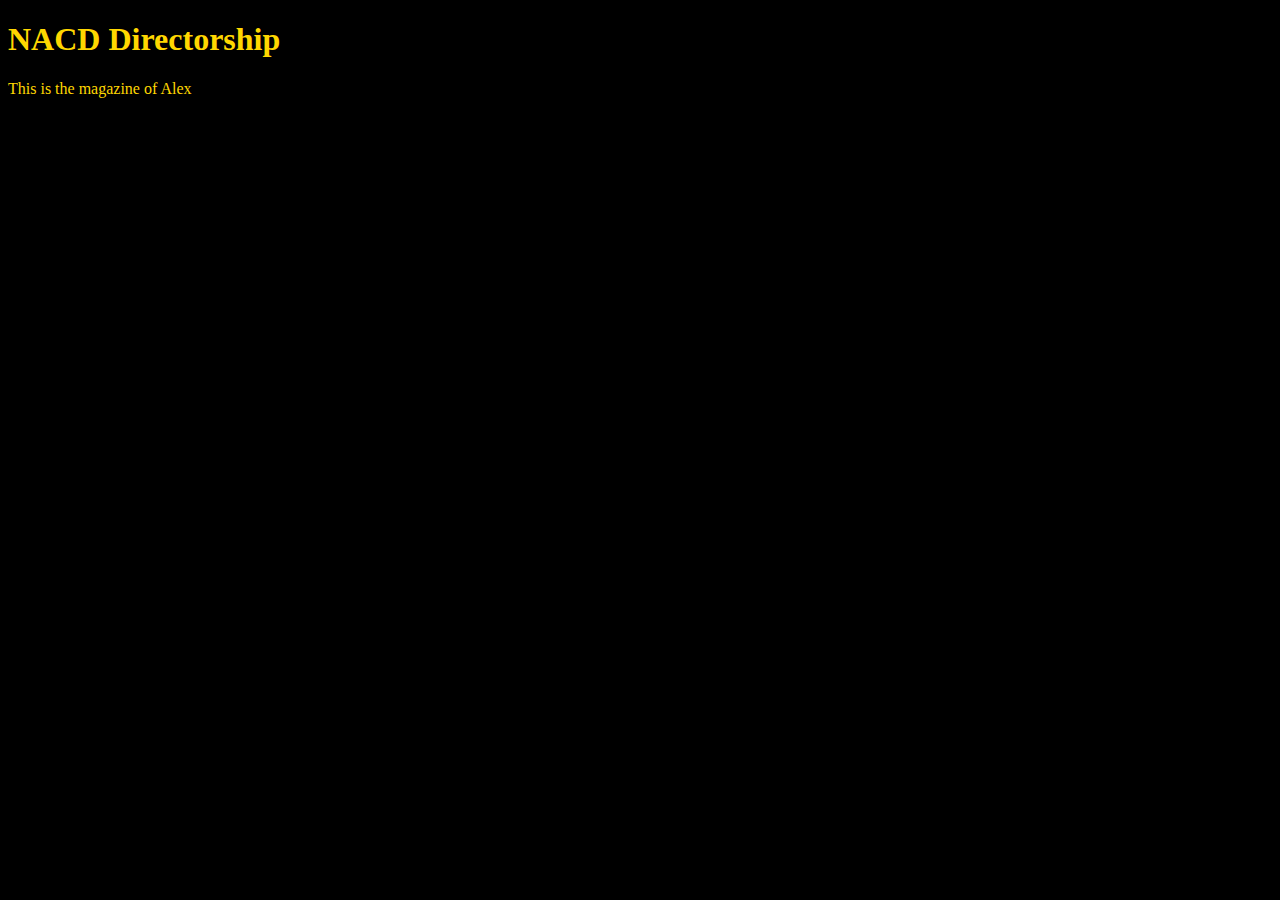
<file: unit_1/index.html>
<!DOCTYPE html>
<html>
<head>
	<link rel="stylesheet" type="text/css" href="css/style.css">
	<title>NACD Directorship Magazine</title>
</head>
<body>
	<h1>NACD Directorship</h1>
	<p>This is the magazine of Alex</p>
</body>
</html>
</file>
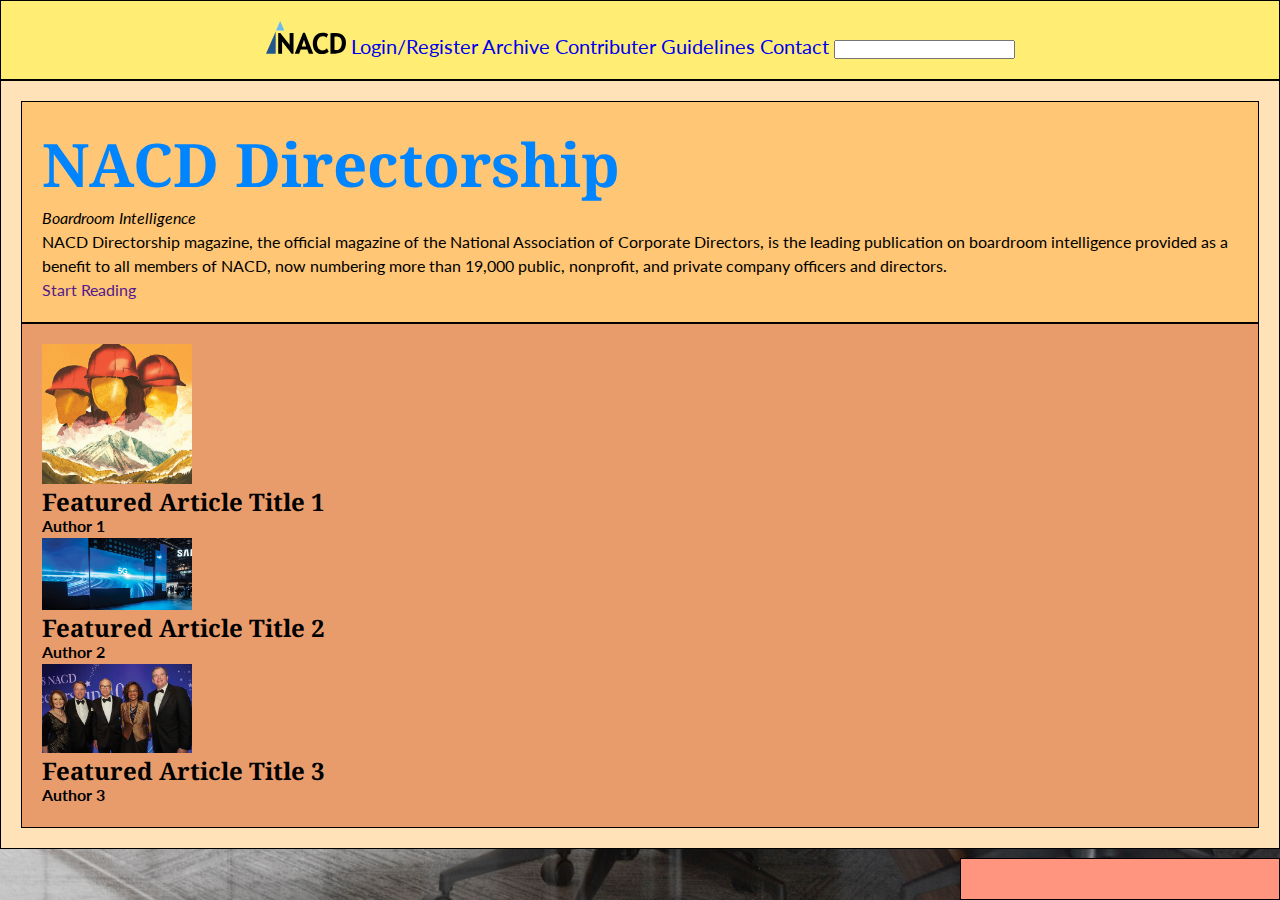
<file: unit_5/index.html>
<!DOCTYPE html>
<html>


<head>
	<link rel="stylesheet" type="text/css" href="css/style.css">
	<link rel="stylesheet" href="https://use.fontawesome.com/releases/v5.8.1/css/all.css" integrity="sha384-50oBUHEmvpQ+1lW4y57PTFmhCaXp0ML5d60M1M7uH2+nqUivzIebhndOJK28anvf" crossorigin="anonymous">
	<title>NACD Directorship Magazine</title>
</head>


<body id="intro">
 	<header class="nav">
		<img id="logo" src="images/nacd_logo.svg" alt="NACD Logo" title="NACD Logo">
  			<a href="#">Login/Register</a>
  			<a href="#">Archive</a>
  			<a href="#">Contributer Guidelines</a>
  			<a href="#">Contact</a>
		<input type="search" name="My Search Bar">
	</header>

	<main>
		<section>
			<h1>NACD Directorship</h1>
			<p id="slogan">Boardroom Intelligence</p>
			<p>NACD Directorship magazine, the official magazine of the National Association of Corporate Directors, is the leading publication on boardroom intelligence provided as a benefit to all members of NACD, now numbering more than 19,000 public, nonprofit, and private company officers and directors.</p>
			<a href="">Start Reading</a>
		</section>
		
		<aside>
			<article id="article_1">
				<img src="images/cover story.jpg" alt="Empty Meeting Room" title="Boardroom">
				<h2>Featured Article Title 1</h2>
				<h4>Author 1</h4>
			</article>
			<article id="article_2">
				<img src="images/5G.jpg" alt="Empty Meeting Room" title="Boardroom">
				<h2>Featured Article Title 2</h2>
				<h4>Author 2</h4>
			</article>
			<article id="article_3">
				<img src="images/D100.jpg" alt="Empty Meeting Room" title="Boardroom">
				<h2>Featured Article Title 3</h2>
				<h4>Author 3</h4>
			</article>
		</aside>
	</main>

	<footer>
		<ul>
   			<li><a target="_blank" href="your_url_here"><i class="fab fa-youtube-square"></i></li>
  			<li><a target="_blank" href="your_url_here"><i class="fab fa-facebook-square"></i></li>
   			<li><a target="_blank" href="your_url_here"><i class="fab fa-twitter-square"></i></li>
   			<li><a target="_blank" href="your_url_here"><i class="fab fa-linkedin"></i></li>
		</ul>
	</footer>

</body>
</html>
</file>
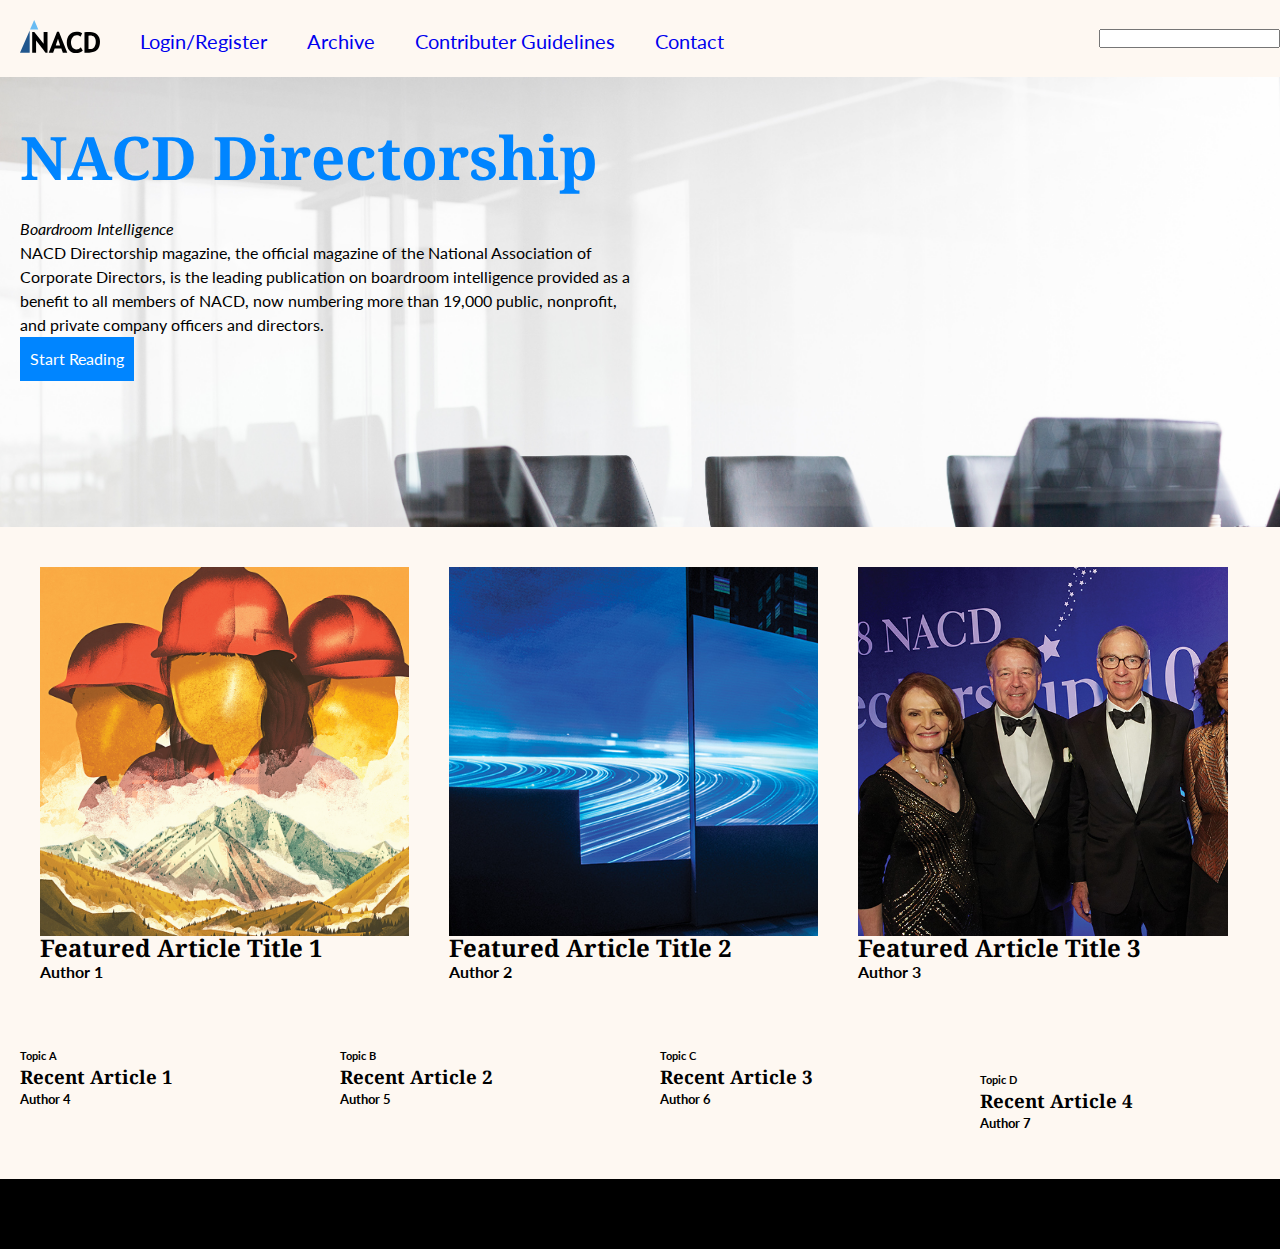
<file: unit_6/index.html>
<!DOCTYPE html>
<html>


<head>
	<link rel="stylesheet" type="text/css" href="css/style.css">
	<link rel="stylesheet" href="https://use.fontawesome.com/releases/v5.8.1/css/all.css" integrity="sha384-50oBUHEmvpQ+1lW4y57PTFmhCaXp0ML5d60M1M7uH2+nqUivzIebhndOJK28anvf" crossorigin="anonymous">
	<title>NACD Directorship Magazine</title>
</head>


<body>
 	<header class="clearfix">
			<a><img id="logo" src="images/nacd_logo.svg" alt="NACD Logo" title="NACD Logo"></a>
			<menu>
  				<a href="#">Login/Register</a>
  				<a href="#">Archive</a>
  				<a href="#">Contributer Guidelines</a>
  				<a href="#">Contact</a>
  			</menu>
  			<div1 id="search">
			<input type="search" name="My Search Bar">
			<i class="fas fa-search"></i>
			</div1>
	</header>

	<main>
		<section id="intro">
			<div>
				<h1>NACD Directorship</h1>
				<p id="slogan">Boardroom Intelligence</p>
				<p>NACD Directorship magazine, the official magazine of the National Association of Corporate Directors, is the leading publication on boardroom intelligence provided as a benefit to all members of NACD, now numbering more than 19,000 public, nonprofit, and private company officers and directors.</p>
				<a href="">Start Reading</a>
			</div>
		</section>
		
		<aside id="feature" class="clearfix">
			<article class="featureitem" id="feature1">
				<figure>
					<img src="images/cover story.jpg" alt="Empty Meeting Room" title="Boardroom">
				</figure>
				<h2>Featured Article Title 1</h2>
				<h4>Author 1</h4>
			</article>

			<article class="featureitem" id="feature2">
				<figure>
				<img src="images/5G.jpg" alt="Empty Meeting Room" title="Boardroom">
			</figure>
				<h2>Featured Article Title 2</h2>
				<h4>Author 2</h4>
			</article>
			<article class="featureitem" id="feature3">
				<figure>
				<img src="images/D100.jpg" alt="Empty Meeting Room" title="Boardroom">
			</figure>
				<h2>Featured Article Title 3</h2>
				<h4>Author 3</h4>
			</article>
		</aside>

		<aside2 id="recent" class="clearfix">
			<article id="recent1">
				<h6>Topic A</h6>
				<h3>Recent Article 1</h3>
				<h5>Author 4</h5>
			</article>
			<article id="recent2">
				<h6>Topic B</h6>
				<h3>Recent Article 2</h3>
				<h5>Author 5</h5>
			</article>
			<article id="recent3">
				<h6>Topic C</h6>
				<h3>Recent Article 3</h3>
				<h5>Author 6</h5>
			</article>
			<article id="recent4">
				<h6>Topic D</h6>
				<h3>Recent Article 4</h3>
				<h5>Author 7</h5>
			</article>
		</aside2>
	</main>

	<footer>
   		<a target="_blank" href="your_url_here"><i class="fab fa-youtube-square"></i>
  		<a target="_blank" href="your_url_here"><i class="fab fa-facebook-square"></i>
   		<a target="_blank" href="your_url_here"><i class="fab fa-twitter-square"></i>
   		<a target="_blank" href="your_url_here"><i class="fab fa-linkedin"></i>
		
	</footer>

</body>
</html>
</file>
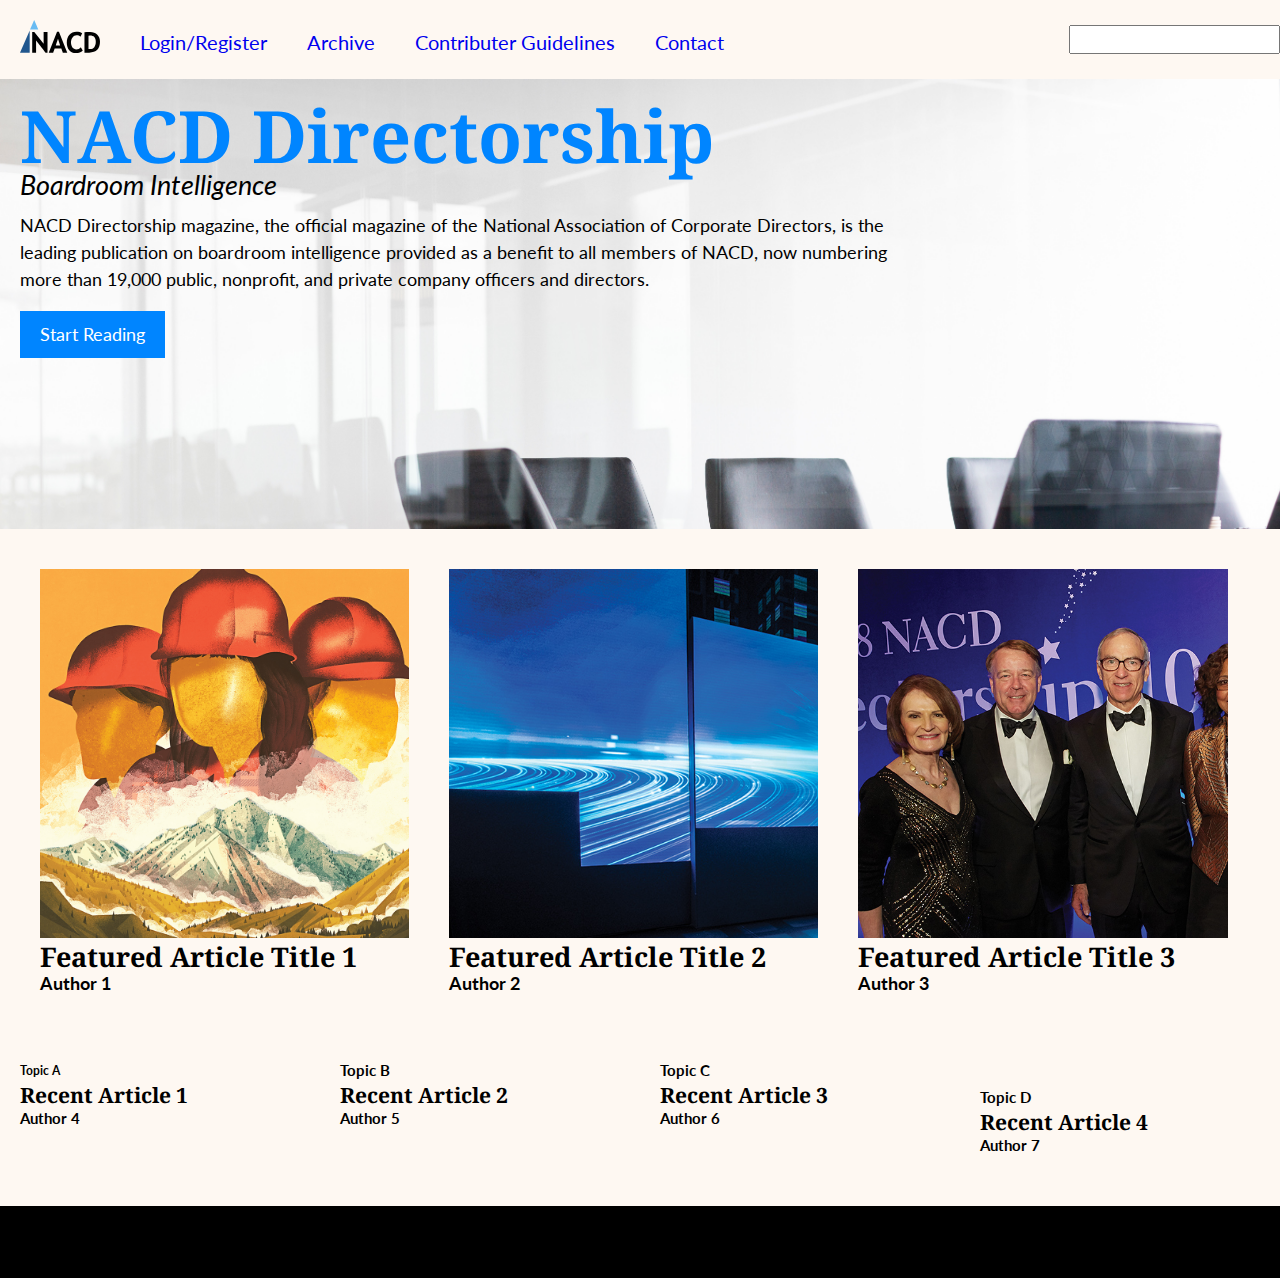
<file: unit_8/index.html>
<!DOCTYPE html>
<html>


<head>
	<link rel="stylesheet" type="text/css" href="css/style.css">
	<link rel="stylesheet" href="https://use.fontawesome.com/releases/v5.8.1/css/all.css" integrity="sha384-50oBUHEmvpQ+1lW4y57PTFmhCaXp0ML5d60M1M7uH2+nqUivzIebhndOJK28anvf" crossorigin="anonymous">
	<title>NACD Directorship Magazine</title>
	<meta name="viewport" content="width=device-width, initial-scale=1">
</head>


<body>
 	<header class="clearfix">
			<a><img id="logo" src="images/nacd_logo.svg" alt="NACD Logo" title="NACD Logo"></a>
			<menu>
  				<a href="#">Login/Register</a>
  				<a href="#">Archive</a>
  				<a href="#">Contributer Guidelines</a>
  				<a href="#">Contact</a>
  			</menu>
  			<div1 id="search">
			<input type="search" name="My Search Bar">
			<i class="fas fa-search"></i>
			</div1>
	</header>

	<main>
		<section id="intro">
			<div>
				<h1>NACD Directorship</h1>
				<p id="slogan">Boardroom Intelligence</p>
				<p>NACD Directorship magazine, the official magazine of the National Association of Corporate Directors, is the leading publication on boardroom intelligence provided as a benefit to all members of NACD, now numbering more than 19,000 public, nonprofit, and private company officers and directors.</p>
				<a href="">Start Reading</a>
			</div>
		</section>
		
		<aside id="feature" class="clearfix">
			<article class="featureitem" id="feature1">
				<figure>
					<img src="images/cover story.jpg" alt="Empty Meeting Room" title="Boardroom">
				</figure>
				<h2>Featured Article Title 1</h2>
				<h4>Author 1</h4>
			</article>

			<article class="featureitem" id="feature2">
				<figure>
				<img src="images/5G.jpg" alt="Empty Meeting Room" title="Boardroom">
			</figure>
				<h2>Featured Article Title 2</h2>
				<h4>Author 2</h4>
			</article>
			<article class="featureitem" id="feature3">
				<figure>
				<img src="images/D100.jpg" alt="Empty Meeting Room" title="Boardroom">
			</figure>
				<h2>Featured Article Title 3</h2>
				<h4>Author 3</h4>
			</article>
		</aside>

		<aside2 class="clearfix">
			<article class="recent" id="recent1">
				<h6>Topic A</h6>
				<h3>Recent Article 1</h3>
				<h5>Author 4</h5>
			</article>
			<article class="recent" id="recent2">
				<h5>Topic B</h6>
				<h3>Recent Article 2</h3>
				<h5>Author 5</h5>
			</article>
			<article class="recent" id="recent3">
				<h5>Topic C</h6>
				<h3>Recent Article 3</h3>
				<h5>Author 6</h5>
			</article>
			<article class="recent" id="recent4">
				<h5>Topic D</h6>
				<h3>Recent Article 4</h3>
				<h5>Author 7</h5>
			</article>
		</aside2>
	</main>

	<footer>
   		<a target="_blank" href="your_url_here"><i class="fab fa-youtube-square"></i>
  		<a target="_blank" href="your_url_here"><i class="fab fa-facebook-square"></i>
   		<a target="_blank" href="your_url_here"><i class="fab fa-twitter-square"></i>
   		<a target="_blank" href="your_url_here"><i class="fab fa-linkedin"></i>
		
	</footer>

</body>
</html>
</file>
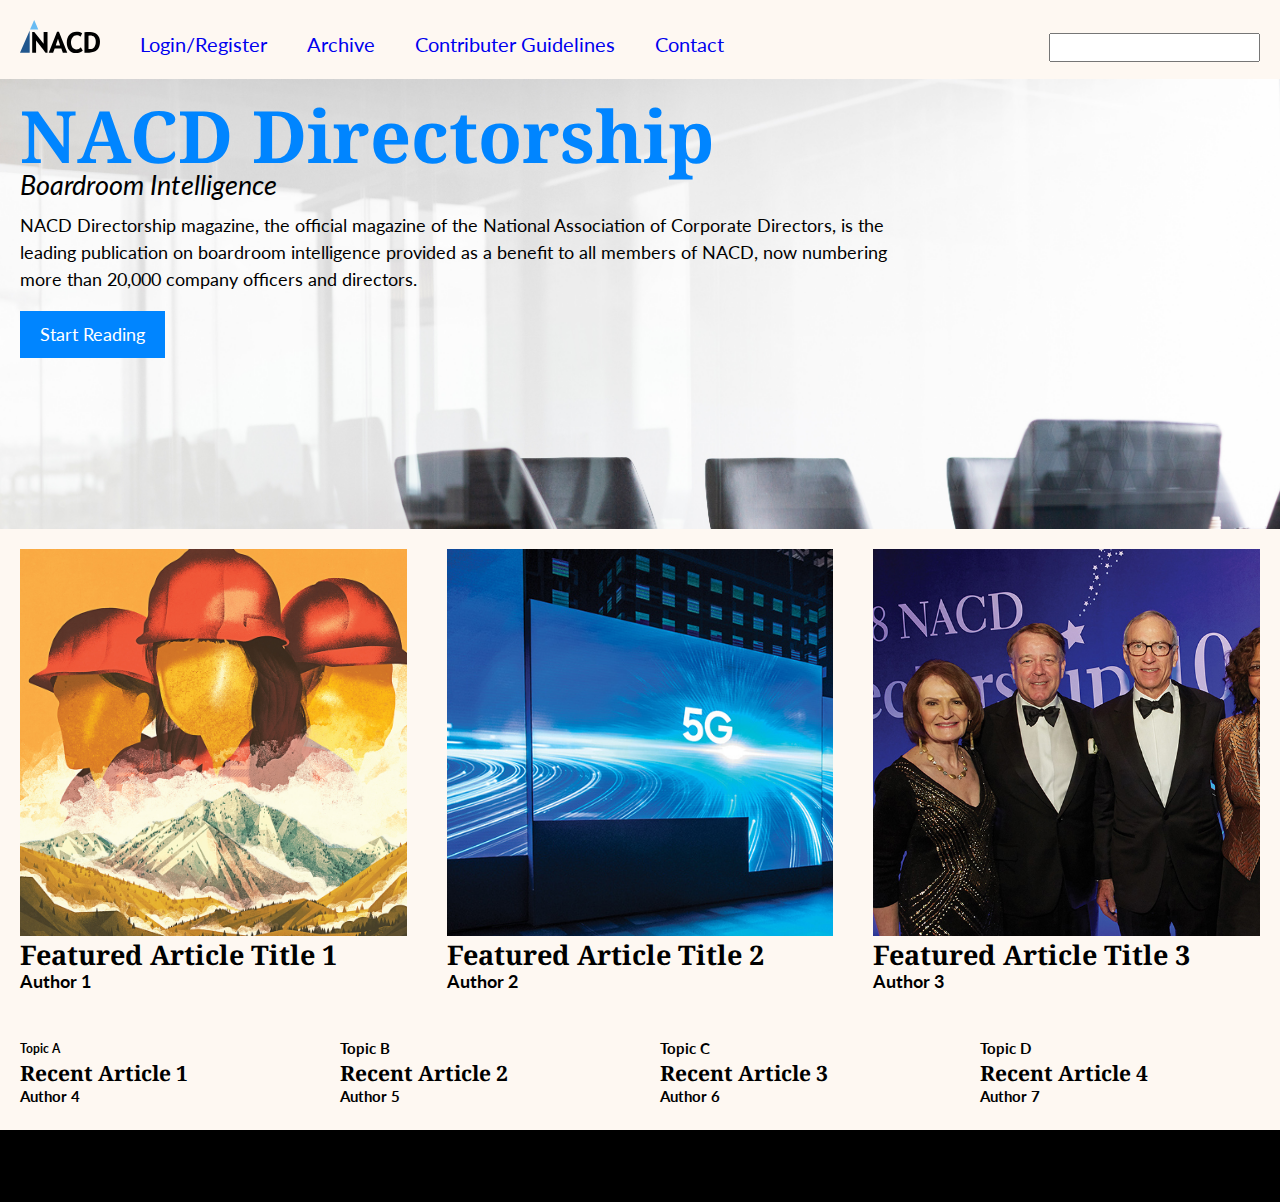
<file: unit_9/index.html>
<!DOCTYPE html>
<html>


<head>
	<link rel="stylesheet" type="text/css" href="css/style.css">
	<link rel="stylesheet" href="https://use.fontawesome.com/releases/v5.8.1/css/all.css" integrity="sha384-50oBUHEmvpQ+1lW4y57PTFmhCaXp0ML5d60M1M7uH2+nqUivzIebhndOJK28anvf" crossorigin="anonymous">
	<title>NACD Directorship Magazine</title>
	<meta name="viewport" content="width=device-width, initial-scale=1">
</head>


<body>
 	<header class="clearfix">
			<a><img id="logo" src="images/nacd_logo.svg" alt="NACD Logo" title="NACD Logo"></a>
			<menu>
  				<a href="#">Login/Register</a>
  				<a href="#">Archive</a>
  				<a href="#">Contributer Guidelines</a>
  				<a href="#">Contact</a>
  			</menu>
  			<div id="search">
				<input type="search" name="My Search Bar">
				<i class="fas fa-search"></i>
			</div>
	</header>

	<main>
		<section id="intro">
			<div>
				<h1>NACD Directorship</h1>
				<p id="slogan">Boardroom Intelligence</p>
				<p>NACD Directorship magazine, the official magazine of the National Association of Corporate Directors, is the leading publication on boardroom intelligence provided as a benefit to all members of NACD, now numbering more than 20,000 company officers and directors.</p>
				<a href="">Start Reading</a>
			</div>
		</section>
		
		<div id="feature" class="clearfix">
			<article class="featureitem" id="feature1">
				<figure>
					<img src="images/cover story.jpg" alt="Empty Meeting Room" title="Boardroom">
				</figure>
				<h2>Featured Article Title 1</h2>
				<h4>Author 1</h4>
			</article>

			<article class="featureitem" id="feature2">
				<figure>
				<img src="images/5G.jpg" alt="Empty Meeting Room" title="Boardroom">
			</figure>
				<h2>Featured Article Title 2</h2>
				<h4>Author 2</h4>
			</article>
			<article class="featureitem" id="feature3">
				<figure>
				<img src="images/D100.jpg" alt="Empty Meeting Room" title="Boardroom">
			</figure>
				<h2>Featured Article Title 3</h2>
				<h4>Author 3</h4>
			</article>
		</div>

		<div class="clearfix">
			<article class="recent" id="recent1">
				<h6>Topic A</h6>
				<h3>Recent Article 1</h3>
				<h5>Author 4</h5>
			</article>
			<article class="recent" id="recent2">
				<h5>Topic B</h6>
				<h3>Recent Article 2</h3>
				<h5>Author 5</h5>
			</article>
			<article class="recent" id="recent3">
				<h5>Topic C</h6>
				<h3>Recent Article 3</h3>
				<h5>Author 6</h5>
			</article>
			<article class="recent" id="recent4">
				<h5>Topic D</h6>
				<h3>Recent Article 4</h3>
				<h5>Author 7</h5>
			</article>
		</div>
	</main>

	<footer>
   		<a target="_blank" href="your_url_here"><i class="fab fa-youtube-square"></i>
  		<a target="_blank" href="your_url_here"><i class="fab fa-facebook-square"></i>
   		<a target="_blank" href="your_url_here"><i class="fab fa-twitter-square"></i>
   		<a target="_blank" href="your_url_here"><i class="fab fa-linkedin"></i>
		
	</footer>

</body>
</html>
</file>
<file: unit_1/css/style.css>
body {background-color: black;}
h1, p {color: gold;}
</file>
<file: unit_5/css/style.css>
@import url('https://fonts.googleapis.com/css?family=Noto+Serif');
@import url('https://fonts.googleapis.com/css?family=Lato');

* {
	margin: 0px;
	padding: 0px;
	box-sizing: border-box;
}

html {
	height: 100%;
}

body {
	font-family: 'Lato', sans-serif;
	font-size: 16px;
	line-height: 1.5em;
	background-color: #FEF8F2;
}

header {
	display: inline;
	background-color: #FFED74;
    border: 1px black solid;
    padding: 20px;
}

main {
	background-color: #FFE2B8;
    border: 1px black solid;
    padding: 20px;
}

section {
	background-color: #FFC675;
    border: 1px black solid;
    padding: 20px;
}

aside {
	background-color: #E89C6C;
    border: 1px black solid;
    padding: 20px;
}

img {
	max-width: 150px;
	max-height: 150px;
}

footer {
	position: fixed;
	right: 0;
	bottom: 0;
	width: 25%;
	text-align: right;
	color: white;
	background-color: #FF957E;
    border: 1px black solid;
    padding: 20px;
}

h1, h2 {
	font-family: 'Noto Serif', serif;
}

h1 {
	font-size: 60px;
	color: #0085FF;
	margin: .5em 0;
}

a {
	text-decoration: none;
}

i {
	font-size: 30px;
	color: white;
}

ul {
  list-style-type: none;
  margin: 0;
  padding: 0;
}

.nav {
  list-style-type: none;
  text-align: center;
  margin: 0;
  padding: 0;
  display: inline-block;
  font-size: 20px;
  padding: 20px;
  width: 100%;
}

#slogan {
	font-style: italic;
}

#intro {
	background-image: url("../images/boardroom.jpg");
	background-size: cover;
	height: 90vh;
	background-repeat: no-repeat;
}

#logo {
	width: 80px;
}
</file>
<file: unit_6/css/style.css>
@import url('https://fonts.googleapis.com/css?family=Noto+Serif');
@import url('https://fonts.googleapis.com/css?family=Lato');

* {
	margin: 0px;
	padding: 0px;
	box-sizing: border-box;
}

html {
	height: 100%;
}

body {
	font-family: 'Lato', sans-serif;
	font-size: 16px;
	line-height: 1.5em;
	background-color: #FEF8F2;
}

header {
  	font-size: 20px;
 	width: 100%;
 	display: flex;
 	justify-content: flex-start;
 	align-items: center;
}

menu {
	padding-top: 5px;
	width: 80%
}

header a{
	text-decoration: none;
	display: block;
	float: left;
	padding: 20px;
}

input {
	float: right;
}

section {
	padding: 20px;
}

section a{
	background-color: #0085FF;
	color: white;
	padding: 10px;
	text-decoration: none;
	float: left;
}

div {
	display: block;
	float: left;
	width: 50%;
}

img {
	width: 100%;
}

footer {
	color: white;
	background-color: black;
    padding: 20px;
    text-align: center;
}

footer a{
	padding: 10px;
}

h1, h2, h3 {
	font-family: 'Noto Serif', serif;
	line-height: 1em;
}

h1 {
	font-size: 60px;
	color: #0085FF;
	margin: .5em 0;
}

i {
	font-size: 30px;
	color: white;
}

#slogan {
	font-style: italic;
}

#intro {
	background-image: url("../images/boardroom.jpg");
	background-size: cover;
	height: 50vh;
	background-repeat: no-repeat;
}

#logo {
	width: 80px;
}

#feature {
    padding: 20px;
}

.featureitem {
    padding: 20px;
    float: left;
    width: 33%;
}
.featureitem figure{
	width: 100%;
	height: 0;
	padding-bottom: 100%;
	background-color: orange;
	position: relative;
	overflow: hidden;
}
.featureitem figure img{
	width: auto;
	height: 100%;
	position: absolute;
}

#recent {
	padding: 20px;
}

#recent1 {
    padding: 20px;
    float: left;
    width: 25%;
}

#recent2 {
    padding: 20px;
    float: left;
    width: 25%;
}

#recent3 {
    padding: 20px;
    float: left;
    width: 25%;
}

#recent4 {
	padding: 20px;
	float: left;
	width: 25%;
}

.clearfix:after {
    visibility: hidden;
    display: block;
    font-size: 0;
    content: " ";
    clear: both;
    height: 0;
}

#search {
	position: relative;
}

.fa-search {
	position: absolute;
	right: 0;
	top: 5px;
	color: black;
}
</file>
<file: unit_8/css/style.css>
@import url('https://fonts.googleapis.com/css?family=Noto+Serif');
@import url('https://fonts.googleapis.com/css?family=Lato');

* {
	margin: 0px;
	padding: 0px;
	box-sizing: border-box;
}

html {
	height: 100%;
}

body {
	font-family: 'Lato', sans-serif;
	font-size: 18px;
	line-height: 1.5em;
	background-color: #FEF8F2;
}

header {
  	font-size: 20px;
 	width: 100%;
 	display: flex;
 	justify-content: flex-start;
 	align-items: center;
}

menu {
	padding-top: 5px;
	width: 80%
}

header a{
	text-decoration: none;
	display: block;
	float: left;
	padding: 20px;
}

input {
	float: right;
	padding: 5px 15px;
}

section {
	padding: 20px;
}

section a{
	background-color: #0085FF;
	color: white;
	padding: 10px 20px;
	text-decoration: none;
	float: left;
	margin-top: 1em;
}

div {
	display: block;
	float: left;
	width: 70%;
}

figure {
	margin-bottom: 5px;
}

img {
	width: 100%;
}

aside2 {
	padding: 20px;
}

footer {
	color: white;
	background-color: black;
    padding: 20px;
    text-align: center;
}

footer a{
	padding: 10px;
}

h1, h2, h3 {
	font-family: 'Noto Serif', serif;
	line-height: 1em;
}

h1 {
	font-size: 4em;
	color: #0085FF;
}

i {
	font-size: 30px;
	color: white;
}

#slogan {
	font-style: italic;
	font-size: 1.5em;
	margin-bottom: .5em;
}

#intro {
	background-image: url("../images/boardroom.jpg");
	background-size: cover;
	height: 50vh;
	background-repeat: no-repeat;
}

#logo {
	width: 80px;
}

#feature {
    padding: 20px;
}

.featureitem {
    padding: 20px;
    float: left;
    width: 33%;
}
.featureitem figure{
	width: 100%;
	height: 0;
	padding-bottom: 100%;
	background-color: orange;
	position: relative;
	overflow: hidden;
}
.featureitem figure img{
	width: auto;
	height: 100%;
	position: absolute;
}

#recent1, #recent2, #recent3, #recent4 {
    padding: 20px;
    float: left;
    width: 25%;
}

.clearfix:after {
    visibility: hidden;
    display: block;
    font-size: 0;
    content: " ";
    clear: both;
    height: 0;
}

#search {
	position: relative;
}

.fa-search {
	position: absolute;
	right: 0;
	top: 5px;
	color: grey;
	font-size: 20px;
	padding-right: 5px;
}

@media only screen and (max-width: 985px) {
	body {
		font-size: 16px;
	}
	header menu {
		display: inline;
		float: left;
		margin: 10px 0;
	}
	header a {
		display: inline;
		float: center;
		padding: 10px 20px;
	}
	header div1 {
		display: inline;
		float:left;
	}
	div {
		width: 90%;
	}
	h1 {
		font-size: 3em;
	}
	#slogan {
		font-size: 1.2em;
	}
}

@media only screen and (max-width: 540px) {
	body {
		font-size: 14px;
	}
	section {
		display: none;
	}
	.featureitem {
    padding: 20px;
    float: left;
    width: 100%;
	}
	#recent1, #recent2, #recent3, #recent4 {
    padding: 20px;
    float: left;
    width: 50%;
}
</file>
<file: unit_9/css/style.css>
@import url('https://fonts.googleapis.com/css?family=Noto+Serif');
@import url('https://fonts.googleapis.com/css?family=Lato');

* {
	margin: 0px;
	padding: 0px;
	box-sizing: border-box;
}

html {
	height: 100%;
}

body {
	font-family: 'Lato', sans-serif;
	font-size: 18px;
	line-height: 1.5em;
	background-color: #FEF8F2;
}

header {
 	width: 100%;
 	align-items: center;
 	max-width: 1300px;
 	margin: 0 auto;
}

header menu {
	padding-top: 11px;
}

header a{
	font-size: 20px;
	text-decoration: none;
	display: block;
	float: left;
	padding: 20px;
}

header div input {
	padding: 5px 15px;
}

body main {
	max-width: 1300px;
	margin: 0 auto;
}

main section div {
	display: block;
	float: left;
	width: 70%;
}

section {
	padding: 20px;
}

section a{
	background-color: #0085FF;
	color: white;
	padding: 10px 20px;
	text-decoration: none;
	float: left;
	margin-top: 1em;
}

figure {
	margin-bottom: 5px;
}

img {
	width: 100%;
}

footer {
	color: white;
	background-color: black;
    padding: 20px;
    text-align: center;
}

footer a{
	padding: 10px;
}

h1, h2, h3 {
	font-family: 'Noto Serif', serif;
	line-height: 1em;
}

h1 {
	font-size: 4em;
	color: #0085FF;
}

i {
	font-size: 30px;
	color: white;
}

#slogan {
	font-style: italic;
	font-size: 1.5em;
	margin-bottom: .5em;
}

#intro {
	background-image: url("../images/boardroom.jpg");
	background-size: cover;
	height: 50vh;
	background-repeat: no-repeat;
}

#logo {
	width: 80px;
}

.featureitem {
    padding: 20px;
    float: left;
    width: 33.33%;
}
.featureitem figure{
	width: 100%;
	height: 0;
	padding-bottom: 100%;
	background-color: orange;
	position: relative;
	overflow: hidden;
}
.featureitem figure img{
	width: auto;
	height: 100%;
	position: absolute;
}

.recent {
    padding: 20px;
    float: left;
    width: 25%;
}

#search {
	padding-right: 20px;
	float: right;
	padding-top: 20px;
}

.fa-search {
	color: grey;
	font-size: 20px;
}

.clearfix:after {
    visibility: hidden;
    display: block;
    font-size: 0;
    content: " ";
    clear: both;
    height: 0;
}

@media only screen and (max-width: 1012px) {
	body {
		font-size: 16px;
	}
	header {
		text-align: center;
		padding-top: 10px;
	}
	header menu {
		display: inline-block;
		float: none;
		margin: 10px 0;
	}
	header a {
		display: inline;
		float: none;
		padding: 10px 20px;
	}
	main section div {
		width: 90%;
	}
	h1 {
		font-size: 3em;
	}
	#search {
	padding-right: 0px;
	padding-bottom: 20px;
	float: none;
	}
	#slogan {
		font-size: 1.2em;
	}
}

@media only screen and (max-width: 655px) {
	body {
		font-size: 14px;
	}
	header a {
		display: block;
	}
	section {
		display: none;
	}
	.featureitem {
    width: 100%;
	}
	.featureitem figure{
	padding-bottom: 60%;
	}
	.featureitem figure img{
	width: 100%;
	height: auto;
	}
	.recent {
    width: 50%;
}
</file>
